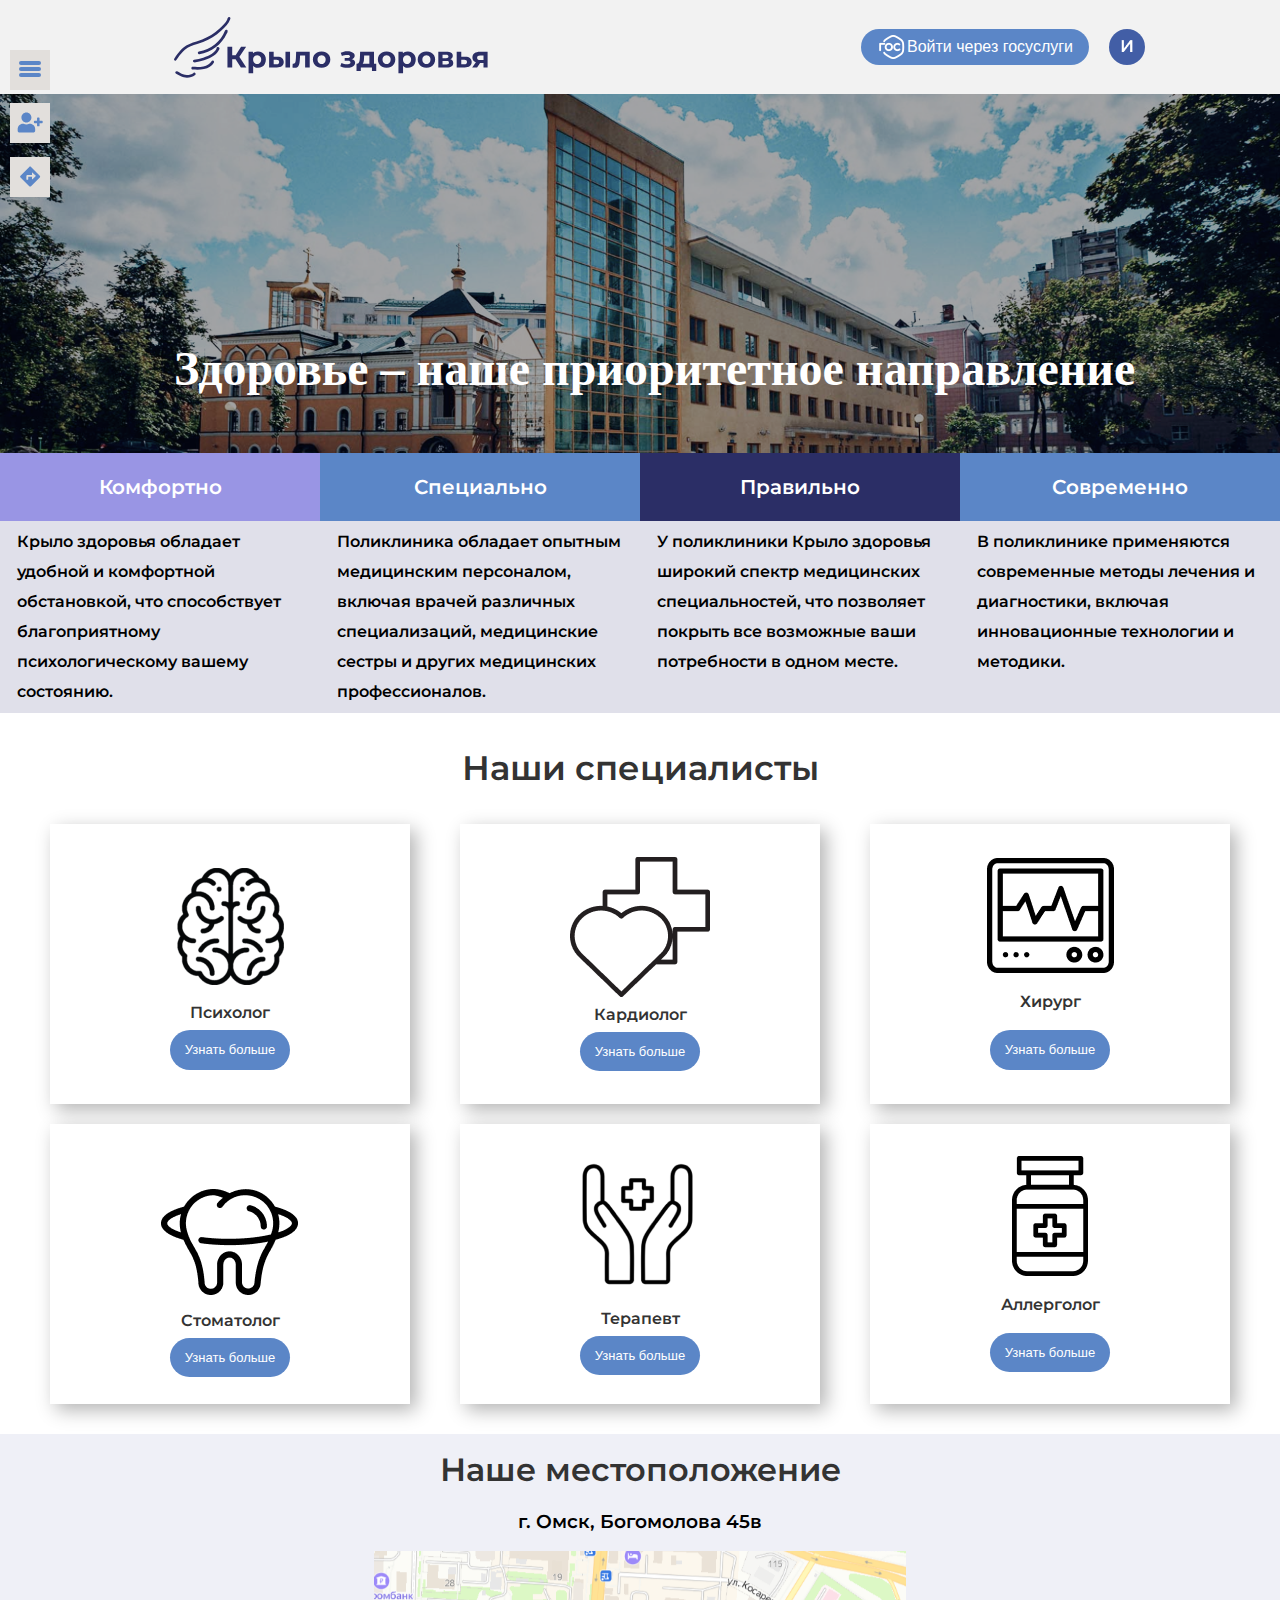
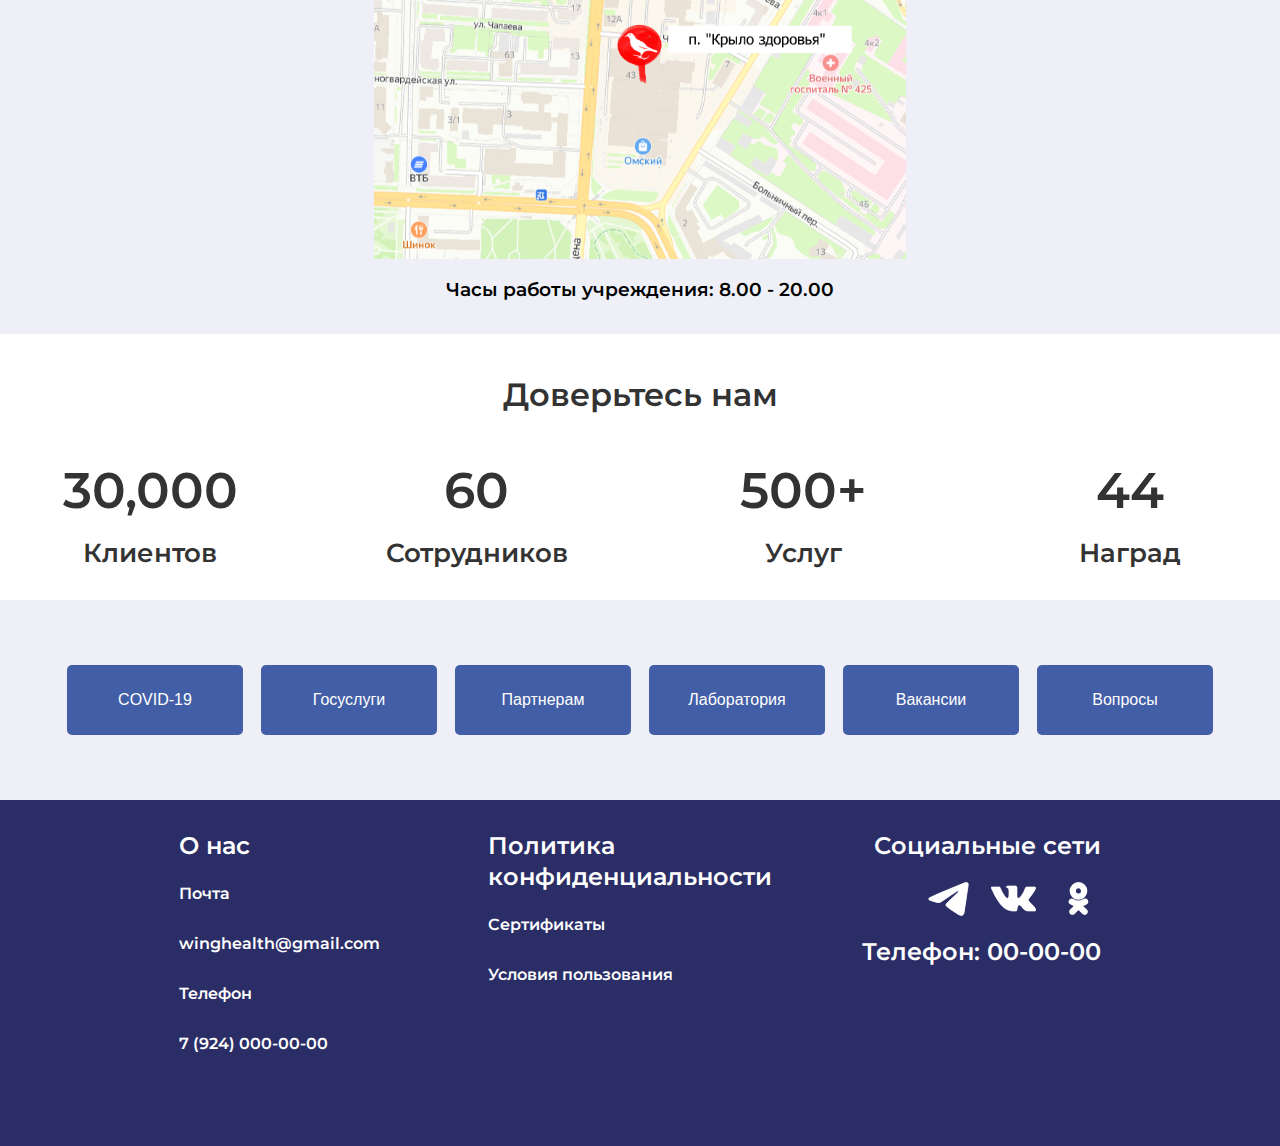
<file: index.html>
<!DOCTYPE html><!-- Создаем html-документ  -->
<html lang="en">
  <head>
    <meta charset="UTF-8" />
    <meta http-equiv="X-UA-Compatible" content="IE=edge" />
    <meta name="viewport" content="width=device-width, initial-scale=1.0" />
    <!-- Название логотипа в шапке -->
    <title>Крыло здоровья</title>
    <!-- Подключение стилей -->
    <link rel="stylesheet" href="./style.css" />
    <link rel="stylesheet" href="./footer.css" />
    <link rel="stylesheet" href="./header.css" />
    <!-- Иконка логотипа в шапке -->
    <link rel="icon" href="./images/icooo.svg" type="image/x-icon" />
    <!-- Подключение скрипта  -->
    <script src="./down1.js"></script>
  </head>
  <body>
    <!-- Кнопки, отвечающие за меню и навигацию -->
    <div class="naviga">
      <button id="MENU"><img src="./svg/calli.svg" /></button>
      <a href="#button1"><button><img id="n1" src="./svg/запиь.svg" /></button></a>
      <a href="#button2"><button><img id="n2" src="./svg/place.svg" /></button></a>
    </div>
    <!-- Верхняя панель с логотипом, входом и аккаунтом  -->
    <header class="header">
      <section class="header__buttons">
        <img class="header__logo" src="./images/logo.svg" alt="error" />
        <section class="header__buttons__right">
          <a href="https://www.gosuslugi.ru/"
            ><button class="button header__gosu-login">
              <img src="./images/gosu.svg" alt="error" />
              Войти через госуслуги
            </button></a>
            <a href="./index4.html"
            ><button class="button header__login">
            <img src="./images/и.png" alt="error" />
          </button></a>
        </section>
      </section>
    </header>
<!-- Главный класс, содержащий основной контент страницы -->
    <main class="main">
      <!-- Класс с первым макетом -->
      <section class="main__first-screen">
        <section class="main__first-screen__top">
          <!-- Добавление картинки с лозунгом компании -->
          <img id="pipi1" src="./images/first_screen.jpg" alt="" />
          <h1 id="pipi">Здоровье – наше приоритетное направление</h1>
        </section>
        <!-- Элемент макета с основными характеристиками компании -->
        <section class="main__first-screen__bottom">
          <!-- Модификатор 1 характеристика -->
          <section class="bottom__block bottom__block--light-blue">
            <div class="bottom__block__header">
              <h2>Комфортно</h2>
            </div>
            <p>
              Крыло здоровья обладает удобной и комфортной обстановкой, что
              способствует благоприятному психологическому вашему состоянию.
            </p>
          </section>
          <!-- Модификатор 2 характеристика -->
          <section class="bottom__block bottom__block--blue">
            <div class="bottom__block__header">
              <h2>Специально</h2>
            </div>
            <p>
              Поликлиника обладает опытным медицинским персоналом, включая
              врачей различных специализаций, медицинские сестры и других
              медицинских профессионалов.
            </p>
          </section>
          <!-- Модификатор 3 характеристика -->
          <section class="bottom__block bottom__block--dark-blue">
            <div class="bottom__block__header">
              <h2>Правильно</h2>
            </div>
            <p>
              У поликлиники Крыло здоровья широкий спектр медицинских
              специальностей, что позволяет покрыть все возможные ваши
              потребности в одном месте.
            </p>
          </section>
          <!-- Модификатор 4 характеристика -->
          <section class="bottom__block bottom__block--blue">
            <div class="bottom__block__header">
              <h2>Современно</h2>
            </div>
            <p>
              В поликлинике применяются современные методы лечения и
              диагностики, включая инновационные технологии и методики.
            </p>
          </section>
        </section>
      </section>

      <section id="button1" class="main__doctors">
        <h2>Наши специалисты</h2>

        <div>
          <section class="doctors__block">
            <img src="./images/doctors/brain.png" alt="error" />
            <h3>Психолог</h3>
            <a href="./index2.html"
              ><button class="button button--doctors">Узнать больше</button></a
            >
          </section>
          <section class="doctors__block">
            <img src="./images/doctors/heart.png" alt="error" />
            <h3>Кардиолог</h3>
            <a href="./index2.html"
              ><button class="button button--doctors">Узнать больше</button></a
            >
          </section>
          <section class="doctors__block">
            <img src="./images/doctors/cardio.png" alt="error" />
            <h3 id="hirurg">Хирург</h3>
            <a href="./index2.html"
              ><button class="button button--doctors" id="hirurg">
                Узнать больше
              </button></a
            >
          </section>
          <section class="doctors__block">
            <img src="./images/doctors/tooth.png" alt="error" />
            <h3>Стоматолог</h3>
            <a href="./index2.html"
              ><button class="button button--doctors">Узнать больше</button></a
            >
          </section>
          <section class="doctors__block">
            <img src="./images/doctors/hands.png" alt="error" />
            <h3>Терапевт</h3>
            <a href="./index2.html"
              ><button class="button button--doctors">Узнать больше</button></a
            >
          </section>
          <section class="doctors__block">
            <img src="./images/doctors/pills.png" alt="error" />
            <h3 id="hirurg">Аллерголог</h3>
            <a href="./index2.html"
              ><button class="button button--doctors" id="hirurg">
                Узнать больше
              </button>
            </a>
          </section>
        </div>
      </section>

      <section id="button2" class="main__map">
        <h2 id="need">Наше местоположение</h2>
        <section class="main__map__left">
          <h3 id="bubu">г. Омск, Богомолова 45в</h3>
          <img src="./images/map.png" alt="error" />
          <h3 id="bubu1">Часы работы учреждения: 8.00 - 20.00</h3>
        </section>
      </section>

      <section class="main__last-screen">
        <h2>Доверьтесь нам</h2>

        <section class="last-screen__buttom">
          <section>
            <h3>30,000</h3>
            <span>Клиентов</span>
          </section>
          <section>
            <h3>60</h3>
            <span>Сотрудников</span>
          </section>
          <section>
            <h3>500+</h3>
            <span>Услуг</span>
          </section>
          <section>
            <h3>44</h3>
            <span>Наград</span>
          </section>
        </section>
      </section>
    </main>

    <footer class="footer">
      <section class="footer__needs">
        <secction class="footer__needs__buttom">
          <nav>
            <button class="button button--footer">COVID-19</button>
            <button class="button button--footer">Госуслуги</button>
            <button class="button button--footer">Партнерам</button>
            <button class="button button--footer">Лаборатория</button>
            <button class="button button--footer">Вакансии</button>
            <button class="button button--footer">Вопросы</button>
          </nav>
          <div class="line"></div>
        </secction>
      </section>
      <section class="footer__links">
        <section class="links__block" id="about">
          <h3>О нас</h3>
          <span>Почта</span>
          <a href="">winghealth@gmail.com</a>
          <span>Телефон</span>
          <a href="">7 (924) 000-00-00</a>
        </section>
        <section class="links__block" id="cond">
          <h3>Политика конфиденциальности</h3>
          <span>Сертификаты</span>
          <a href="">Условия пользования</a>
        </section>
        <section class="links__block" id="media">
          <h3>Социальные сети</h3>
          <nav>
            <img src="./images/tg.svg" alt="error" />
            <img src="./images/vk.svg" alt="error" />
            <img src="./images/ok.svg" alt="error" />
          </nav><h3>Телефон: 00-00-00</h3>
        </section>
      </section>
    </footer>

    <aside id="menu" class="menu">
      <div class="menu_up">
        <h2 id="op">Меню</h2>
        <button id="anti-MENU" type="button">
          <img src="./svg/arrowlw.svg" alt="" />
        </button>
      </div>
      <div class="menu_main">
        <div class="menu_main1">
          <h2 id="op">Источники</h2>
          <div class="menu_main1_ul">
            <span>Новости</span>
            <span>Сертификаты</span>
            <span>COVID-19</span>
            <span>Центр помощи</span>
          </div>
        </div>
        <div class="menu_main1">
          <h2 id="op">Пациенты и посетители</h2>
          <div class="menu_main1_ul">
            <span>Портал для пациентов</span>
            <span>Книга жалоб</span>
            <span>Медицинские записи</span>
            <span>Офисы</span>
          </div>
        </div>
        <div class="menu_main1">
          <h2 id="op">Сотрудники</h2>
          <div class="menu_main1_ul">
            <span>Карьера</span>
            <span>Наставничество</span>
            <span>Наша команда</span>
            <span>Аккредитация</span>
          </div>
        </div>
      </div>
    </aside>
  </body>
  
  <script>
    document.getElementById("anti-MENU").addEventListener("click", () => {
        document.getElementById("menu").classList.toggle("menu-active");
      });
    
    document.getElementById("MENU").addEventListener("click", () => {
        document.getElementById("menu").classList.toggle("menu-active");
    });
    
    </script>
</html>
</file>
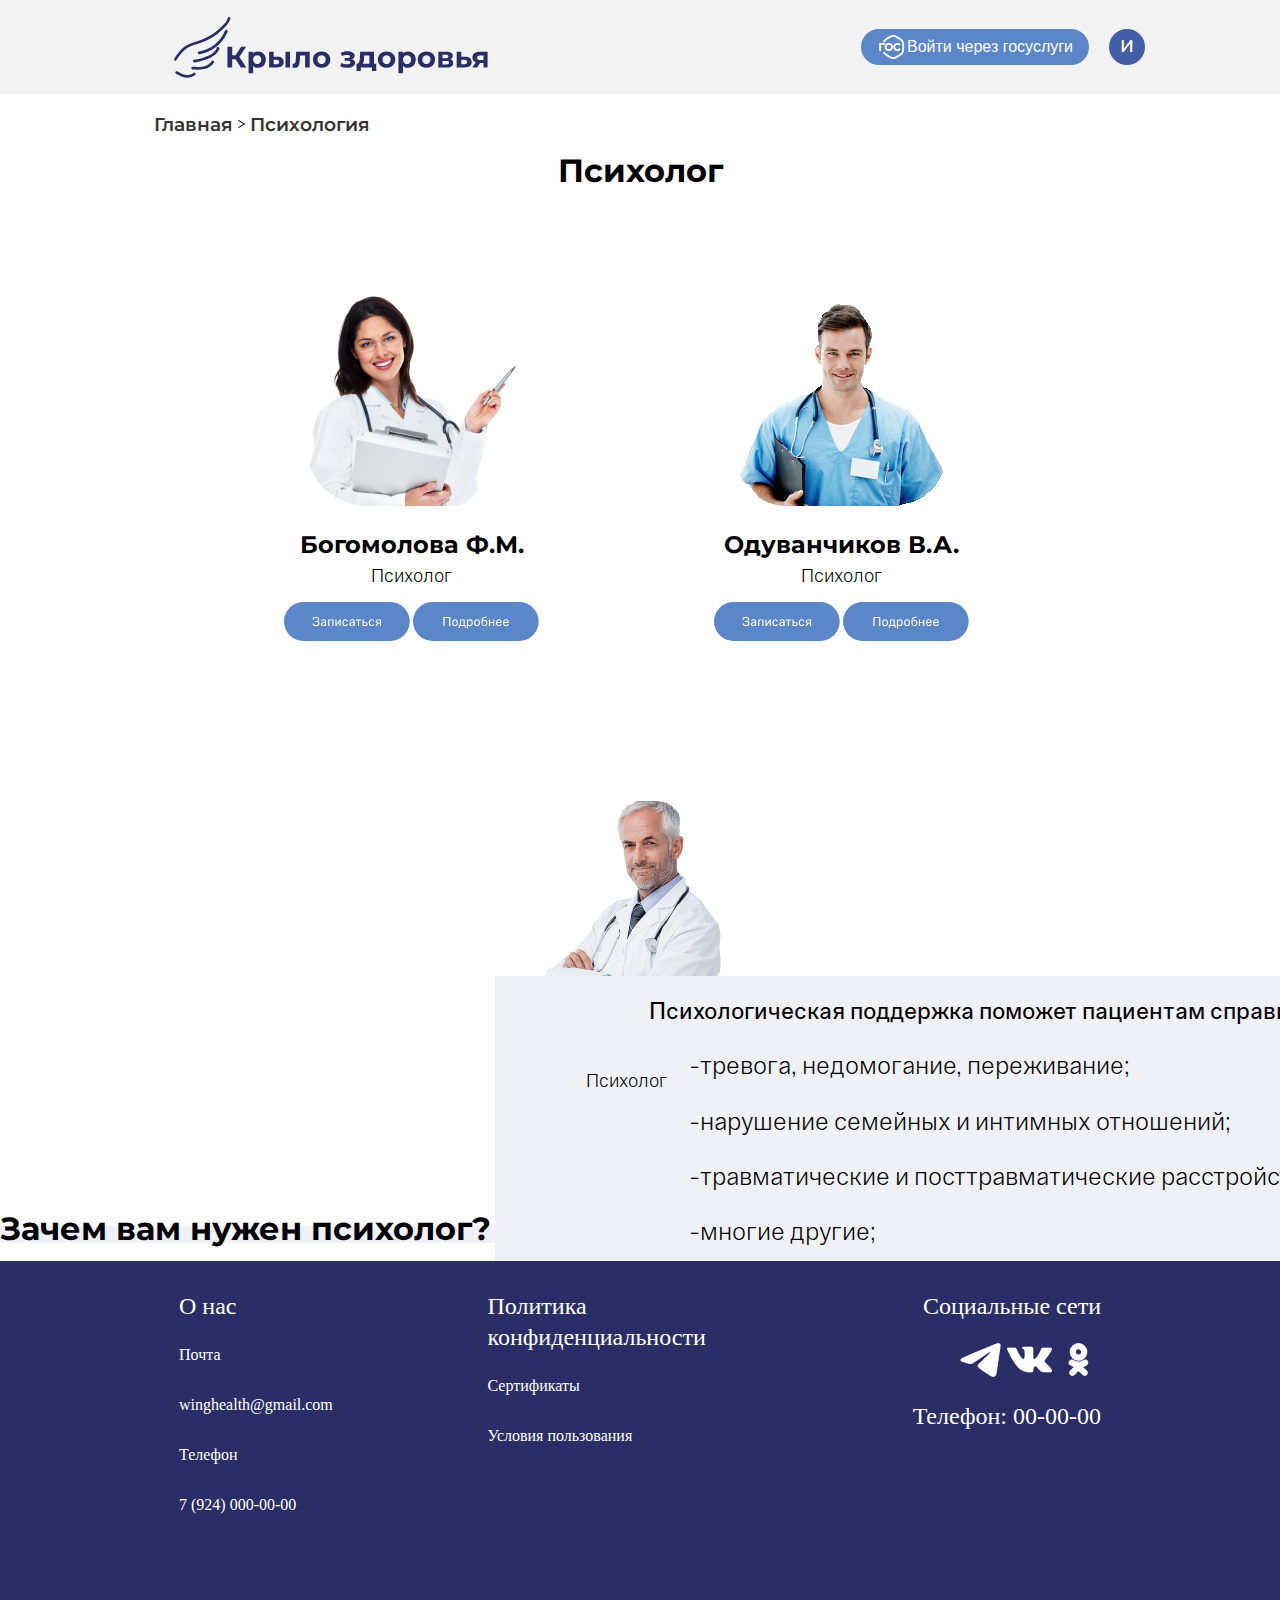
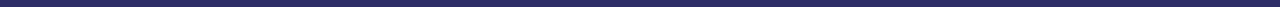
<file: index2.html>
<!DOCTYPE html>
<html lang="ru">
<head>
    <meta charset="UTF-8">
    <meta name="viewport" content="width=device-width, initial-scale=1.0">
    <title>Психология</title>
    <link rel="stylesheet" href="./style2.css">
    <link rel="stylesheet" href="./footer.css" />
    <link rel="stylesheet" href="./header.css" />
    <link rel="icon" href="./images/icooo.svg" type="image/x-icon">
</head>
<body>
  <header class="header">
    <!-- <div class="header__phone-number">
      <span>г. Омск, Богомолова 45в</span>
      <span>Телефон: 00-00-00</span>
    </div> -->
    <section class="header__buttons">
      <img class="header__logo" src="./images/logo.svg" alt="error" />
      <section class="header__buttons__right">
        <a href="https://www.gosuslugi.ru/"><button class="button header__gosu-login">
          <img src="./images/gosu.svg" alt="error" />
          Войти через госуслуги
        </button></a>
        <a href="./index4.html"
        ><button class="button header__login">
        <img src="./images/и.png" alt="error" />
      </button></a>
      </section>
    </section>
  </header>
    
    <main>
        <nav>
          <a href="./index.html"><h3>Главная</h3></a>
            <img src="./svg/arrow.svg">
            <a href="./index2.html"><h3>Психология</h3></a>
        </nav>
        <div class="Main_span">
            <h1>Психолог</h1>
        </div>
        <div class="doctors">
            <div class="doctors_one">
                <div class="doctors_one__image">
                  <a href="./index3.html"><img src="./images/dr.png"></a>
                </div>
                <div class="doctors_one__spans">
                    <h2>Богомолова Ф.М.</h2>
                    <p id="psy">Психолог</p>
                </div>
                <div class="doctors_one__buttons">
                  <a href="./index3.html"><img src="./svg/write.svg" id="button"></a>
                    <a href="./index3.html"><img src="./svg/more.svg" id="button"></a>
                </div>
            </div>
            <div class="doctors_two">
                <div class="doctors_two__image">
                  <a href="./index3.html"><img src="./images/dr4.png"></a>
                </div>
                <div class="doctors_two__spans">
                    <h2>Одуванчиков В.А.</h2>
                    <p id="psy">Психолог</p>
                </div>
                <div class="doctors_two__buttons">
                  <a href="./index3.html"><img src="./svg/write.svg" id="button"></a>
                  <a href="./index3.html"><img src="./svg/more.svg" id="button"></a>
                </div>
            </div>
            <div class="doctors_three">
                <div class="doctors_three__image">
                  <a href="./index3.html"><img src="./images/dr3.png"></a>
                </div>
                <div class="doctors_three__spans">
                    <h2>Матроскин М.Н.</h2>
                    <p id="psy">Психолог</p>
                </div>
                <div class="doctors_three__buttons">
                    <a href="./index3.html"><img src="./svg/write.svg" id="button"></a>
                    <a href="./index3.html"><img src="./svg/more.svg" id="button"></a>
                </div>
            </div>
        </div>
        <div class="Main1">
            <div class="Main1_span1">
                <h1>Зачем вам нужен психолог?</h1>
            </div>
            <div class="Main1_why">
                <h2 id="bigtext">Психологическая поддержка поможет пациентам справиться с такими проблемами как:</h2>
                <div class="Main1_why__order">
                    <ul>-тревога, недомогание, переживание;</ul>
                    <ul>-нарушение семейных и интимных отношений; </ul>
                    <ul>-травматические и посттравматические расстройства;</ul>
                    <ul>-многие другие;</ul>
                </div>
            </div>
        </div>
    </main>

    <footer class="footer">
      <section class="footer__links">
        <section class="links__block" id="about">
          <h3>О нас</h3>
          <span>Почта</span>
          <a href="">winghealth@gmail.com</a>
          <span>Телефон</span>
          <a href="">7 (924) 000-00-00</a>
        </section>
        <section class="links__block" id="cond">
          <h3>Политика конфиденциальности</h3>
          <span>Сертификаты</span>
          <a href="">Условия пользования</a>
        </section>
        <section class="links__block" id="media">
          <h3>Социальные сети</h3>
          <div id="nav">
            <img src="./images/tg.svg" alt="error" />
            <img src="./images/vk.svg" alt="error" />
            <img src="./images/ok.svg" alt="error" />
          </div><h3>Телефон: 00-00-00</h3>
        </section>
        
      </section>
    </footer>
</body>
</html>
</file>
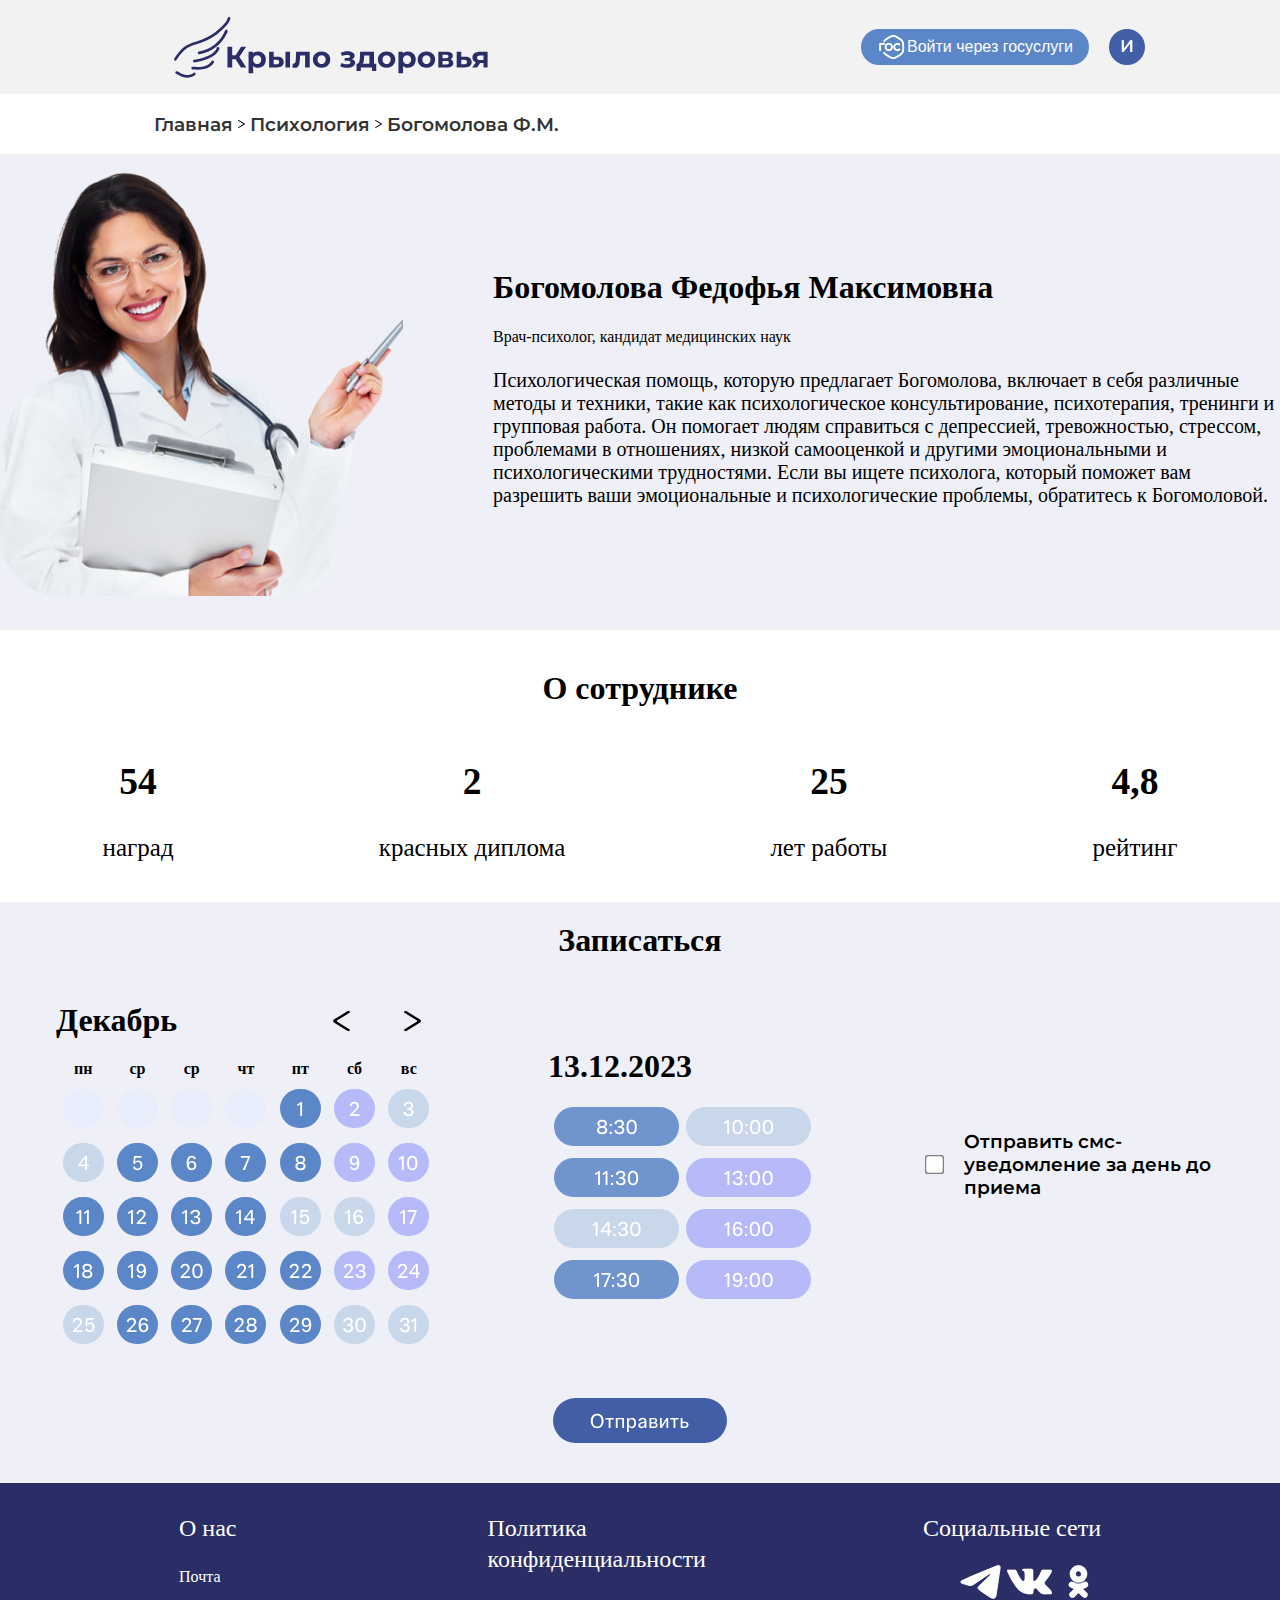
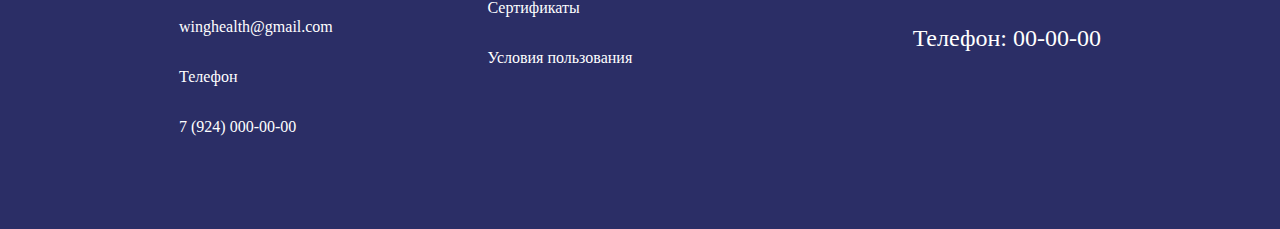
<file: index3.html>
<!DOCTYPE html>
<html lang="en">
<head>
    <meta charset="UTF-8">
    <meta name="viewport" content="width=device-width, initial-scale=1.0">
    <title>Богомолова Ф.М.</title>
    <link rel="stylesheet" href="./style3.css">
    <link rel="stylesheet" href="./footer.css" />
    <link rel="stylesheet" href="./header.css" />
    <link rel="icon" href="./images/icooo.svg" type="image/x-icon">   
    <script>
        function showAlert() {
          alert("Ваша запись на прием принята!");
        }
    </script>
    <script src="./need.js"></script>
</head>
<body>
    <header class="header">
        <!-- <div class="header__phone-number">
            <span>г. Омск, Богомолова 45в</span>
          <span>Телефон: 00-00-00</span>
        </div> -->
        <section class="header__buttons">
          <img class="header__logo" src="./images/logo.svg" alt="error" />
          <section class="header__buttons__right">
            <a href="https://www.gosuslugi.ru/"><button class="button header__gosu-login">
                <img src="./images/gosu.svg" alt="error" />
                Войти через госуслуги
            </button></a>
            <a href="./index4.html"
            ><button class="button header__login">
            <img src="./images/и.png" alt="error" />
          </button></a>
          </section>
        </section>
      </header>
</div>
    <main>
        <nav>
            <a href="./index.html"><h3>Главная</h3></a>
            <img src="./svg/arrow.svg">
            <a href="./index2.html"><h3>Психология</h3></a>
            <img src="./svg/arrow.svg">
            <h3>Богомолова Ф.М.</h3>
        </nav>
        <div class="main_info"> 
            <div class="main_info-photo" id="main_info-photo">
                <img src="./images/dr1.png" id="kek">
            </div>
            <div class="main_info-text">
                <h1>Богомолова Федофья Максимовна</h1>
                <span>Врач-психолог, кандидат медицинских наук</span>
            
                <span id="most-text"><br />Психологическая помощь, которую предлагает Богомолова, включает в себя различные методы и техники, такие как психологическое консультирование, психотерапия, тренинги и групповая работа. Он помогает людям справиться с депрессией, тревожностью, стрессом, проблемами в отношениях, низкой самооценкой и другими эмоциональными и психологическими трудностями.
                Если вы ищете психолога, который поможет вам разрешить ваши эмоциональные и психологические проблемы, обратитесь к Богомоловой.<br /></span>
            </div>
        </div>
        <h1 id="special">О сотруднике</h1>
        <div id="doctor">
            <div class="doctor1">
                <h2>54</h2>
                <span>наград</span>
            </div>
            <div class="doctor2">
                <h2>2</h2>
                <span>красных диплома</span>
            </div>
            <div class="doctor3">
                <h2>25</h2>
                <span>лет работы</span>
            </div>
            <div class="doctor4">
                <h2>4,8</h2>
                <span>рейтинг</span>
            </div>
        </div>
        <div class="silly"><h1 id="special1">Записаться</h1>
        <div class="write">
            <div class="write_calendar">
                <div class="write_calendar__topic">
                    <h1 id="month">Декабрь</h1>
                    <div class="write_calendar__2">
                        <img src="./svg/arrowl.svg" id="left">
                        <img src="./svg/arrowr.svg" id="right">
                    </div>
                </div>
                <div class="write_calendar__days">
                    <div class="write_calendar__days1">
                        <b>пн</b>
                        <button><img src="./svg/month/empty.svg"></button>
                        <button><img src="./svg/month/4.svg"></button>
                        <button onclick="darkenSVG(this)"><img src="./svg/month/11.svg"></button>
                        <button onclick="darkenSVG(this)"><img src="./svg/month/18.svg"></button>
                        <button><img src="./svg/month/25.svg"></button>
                    </div>
                    <div class="write_calendar__days2">
                        <b>ср</b>
                        <button><img src="./svg/month/empty.svg"></button>
                        <button onclick="darkenSVG(this)"><img src="./svg/month/5.svg"></button>
                        <button onclick="darkenSVG(this)"><img src="./svg/month/12.svg"></button>
                        <button onclick="darkenSVG(this)"><img src="./svg/month/19.svg"></button>
                        <button onclick="darkenSVG(this)"><img src="./svg/month/26.svg"></button>
                    </div>
                    <div class="write_calendar__days3">
                        <b>ср</b>
                        <button><img src="./svg/month/empty.svg"></button>
                        <button onclick="darkenSVG(this)"><img src="./svg/month/6.svg"></button>  
                        <button onclick="darkenSVG(this)"><img src="./svg/month/13.svg"></button>
                        <button onclick="darkenSVG(this)"><img src="./svg/month/20.svg"></button>
                        <button onclick="darkenSVG(this)"><img src="./svg/month/27.svg"></button>
                    </div>
                    <div class="write_calendar__days4">
                        <b>чт</b>
                        <button><img src="./svg/month/empty.svg"></button>
                        <button onclick="darkenSVG(this)"><img src="./svg/month/7.svg"></button> 
                        <button onclick="darkenSVG(this)"><img src="./svg/month/14.svg"></button>
                        <button onclick="darkenSVG(this)"><img src="./svg/month/21.svg"></button>
                        <button onclick="darkenSVG(this)"><img src="./svg/month/28.svg"></button>
                    </div>
                    <div class="write_calendar__days5">
                        <b>пт</b>
                        <button onclick="darkenSVG(this)"><img src="./svg/month/1.svg"></button>
                        <button onclick="darkenSVG(this)"><img src="./svg/month/8.svg"></button>  
                        <button><img src="./svg/month/15.svg"></button>
                        <button onclick="darkenSVG(this)"><img src="./svg/month/22.svg"></button>
                        <button onclick="darkenSVG(this)"><img src="./svg/month/29.svg"></button>
                    </div>
                    <div class="write_calendar__days6">
                        <b>cб</b>
                        <button onclick="darkenSVG(this)"><img src="./svg/month/2.svg"></button> 
                        <button onclick="darkenSVG(this)"><img src="./svg/month/9.svg"></button>
                        <button><img src="./svg/month/16.svg"></button>
                        <button onclick="darkenSVG(this)"><img src="./svg/month/23.svg"></button>
                        <button><img src="./svg/month/30.svg"></button>
                    </div>
                    <div class="write_calendar__days7">
                        <b>вс</b>
                        <button><img src="./svg/month/3.svg"></button>                        
                        <button onclick="darkenSVG(this)"><img src="./svg/month/10.svg"></button>
                        <button onclick="darkenSVG(this)"><img src="./svg/month/17.svg"></button>
                        <button onclick="darkenSVG(this)"><img src="./svg/month/24.svg"></button>
                        <button><img src="./svg/month/31.svg"></button>
                    </div>
                </div>
            </div>
            <div class="write_time">
                <div class="write_time__topic">
                    <h1>13.12.2023</h1>
            </div>
                <div class="write_time__columns">
                    <div class="write_time__columns1">
                        <button onclick="darkenSVG1(this)">
                            <img src="./svg/time/t1.svg" alt="Button 1">
                        </button>
                        <button onclick="darkenSVG1(this)">
                            <img src="./svg/time/t12.svg" alt="Button 2">
                        </button>
                        <button>
                            <img src="./svg/time/t13.svg" alt="Button 3">
                        </button>
                        <button onclick="darkenSVG1(this)">
                            <img src="./svg/time/t14.svg" alt="Button 4">
                        </button>
                    </div>
                    
                    <div class="write_time__columns2">
                        <button>
                            <img src="./svg/time/t21.svg" alt="Button 5">
                        </button>
                        <button onclick="darkenSVG1(this)">
                            <img src="./svg/time/t22.svg" alt="Button 6">
                        </button>
                        <button onclick="darkenSVG1(this)">
                            <img src="./svg/time/t23.svg" alt="Button 7">
                        </button>
                        <button onclick="darkenSVG(this)">
                            <img src="./svg/time/t24.svg" alt="Button 8">
                        </button>
                    </div>
                    
                </div>
            </div>
            <div class="write_inpute">
            <input id="html" type="checkbox">
            <label for="html">Отправить смс-уведомление за день до приема</label>
        </div>
        
            <!-- <div class="write_input">
                <div class="write_input__1">
                    <h1>Пациент</h1>
                    <input type="text" required placeholder="Введите имя" id="input1">
                </div>
                <div class="write_input__1">
                    <h1>Телефон</h1>
                    <input  required placeholder="Введите номер" value="" class="tel">
                </div>
            </div>-->
            
        </div>
        <div class="write_sendme" onclick="showAlert()">
            <img src="./svg/send1.svg" alt="Send Button">
          </div>
        </div>
        <footer class="footer">
            <section class="footer__links">
              <section class="links__block" id="about">
                <h3>О нас</h3>
                <span>Почта</span>
                <a href="">winghealth@gmail.com</a>
                <span>Телефон</span>
                <a href="">7 (924) 000-00-00</a>
              </section>
              <section class="links__block" id="cond">
                <h3>Политика конфиденциальности</h3>
                <span>Сертификаты</span>
                <a href="">Условия пользования</a>
              </section>
              <section class="links__block" id="media">
                <h3>Социальные сети</h3>
                <div id="nav">
                  <img src="./images/tg.svg" alt="error" />
                  <img src="./images/vk.svg" alt="error" />
                  <img src="./images/ok.svg" alt="error" />
                </div><h3>Телефон: 00-00-00</h3>
              </section>
            </section>
          </footer>
    </main>
</body>
</html>
</file>
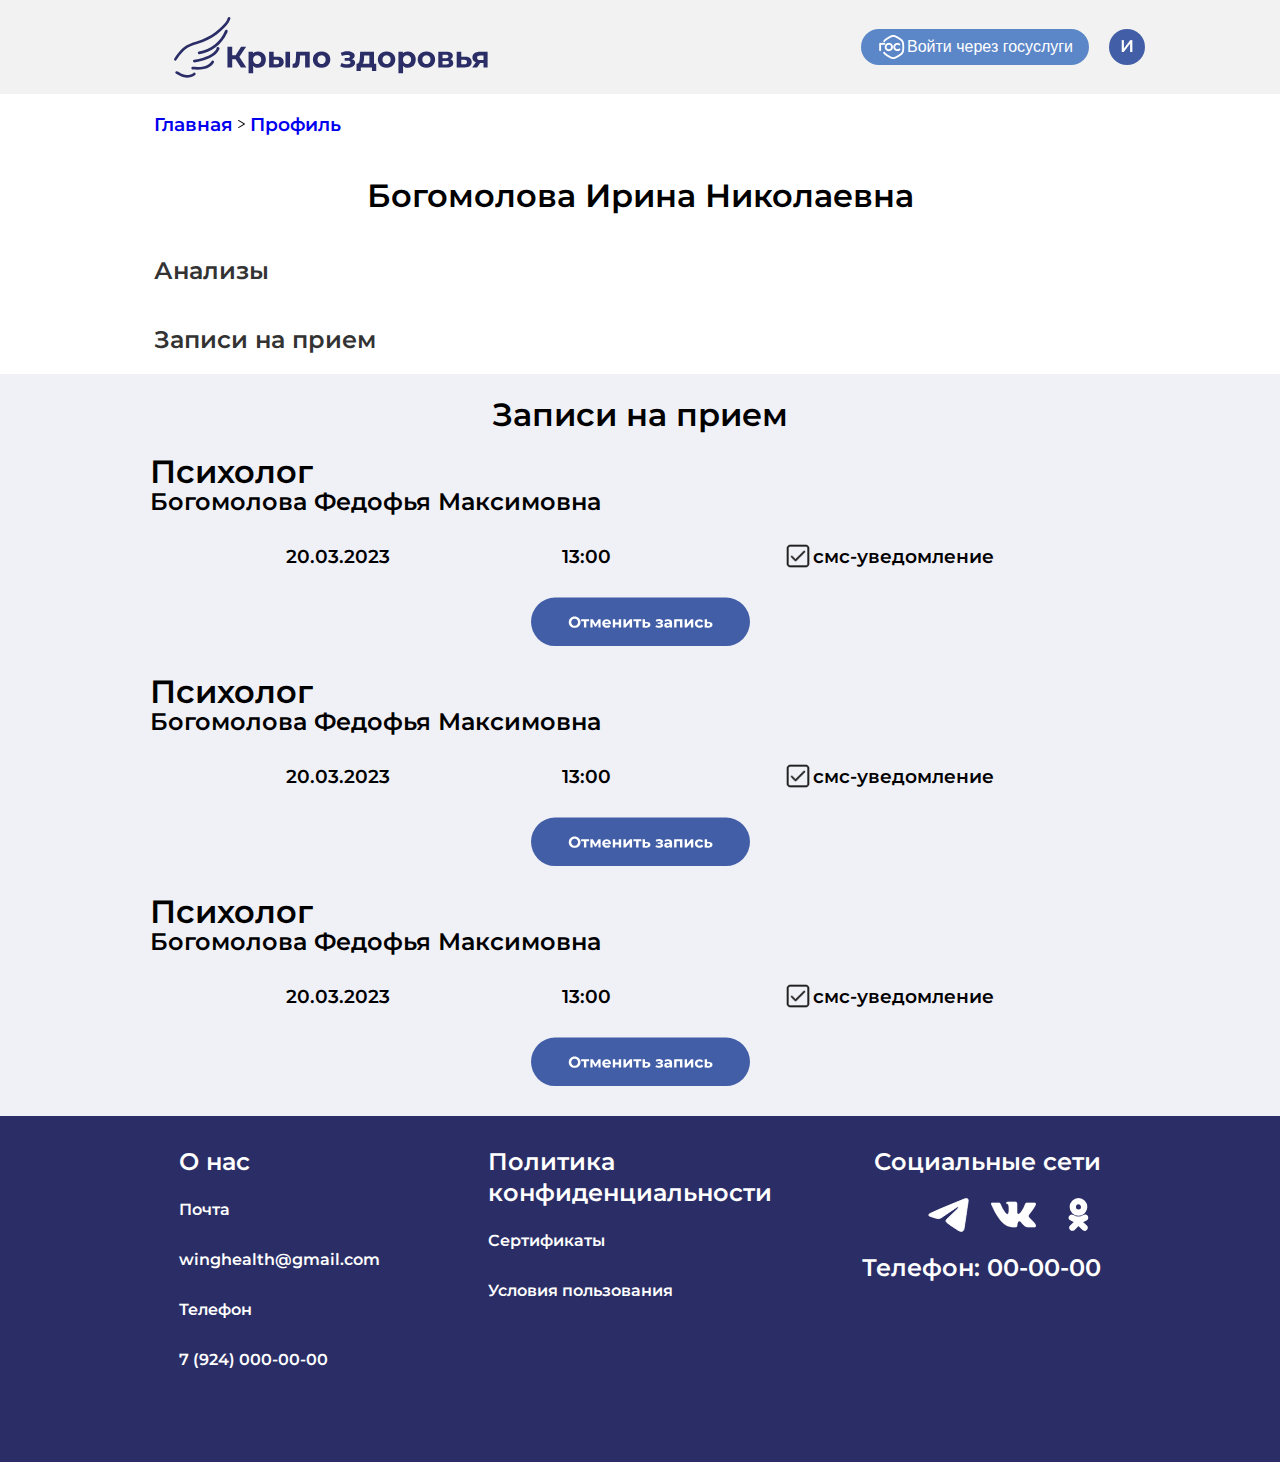
<file: index4.html>
<!DOCTYPE html>
<html lang="en">
  <head>
    <meta charset="UTF-8" />
    <meta http-equiv="X-UA-Compatible" content="IE=edge" />
    <meta name="viewport" content="width=device-width, initial-scale=1.0" />
    <title>Крыло здоровья</title>
    <link rel="stylesheet" href="./footer.css" />
    <link rel="stylesheet" href="./header.css" />
    <link rel="icon" href="./images/icooo.svg" type="image/x-icon" />
    <link rel="stylesheet" href="./style4.css" />
  </head>
  <body>
    <header class="header">
      <section class="header__buttons">
        <img class="header__logo" src="./images/logo.svg" alt="error" />
        <section class="header__buttons__right">
          <a href="https://www.gosuslugi.ru/"
            ><button class="button header__gosu-login">
              <img src="./images/gosu.svg" alt="error" />
              Войти через госуслуги
            </button></a
          >
          <a href="./index4.html"
            ><button class="button header__login">
              <img src="./images/и.png" alt="error" /></button
          ></a>
        </section>
      </section>
    </header>

    <nav1>
      <a href="./index.html"><h3>Главная</h3></a>
      <img src="./svg/arrow.svg" />
      <a href="./index4.html"><h3>Профиль</h3></a>
    </nav1>

    <div class="name"><h1>Богомолова Ирина Николаевна</h1></div>
    <div class="name_disgusting">
      <h2>Анализы</h2>
      <h2>Записи на прием</h2>
    </div>
    <div class="write1">
    <div class="write">
    <div class="name"><h1>Записи на прием</h1></div>
    <div class="write_genius">
        <div class="doctor">
            <div class="name_doctor">
                <h1>Психолог</h1>
                <h2>Богомолова Федофья Максимовна</h2>
            </div>
            <div class="doctor_information">
                <h3>20.03.2023</h3>
                <h3>13:00</h3>
                <div id="flipaflop">
                    <img src="./images/image 29.png">
                    <h3>смс-уведомление</h3>
                </div>
            </div>
            <div class="ned"><img src="./svg/cancel.svg" id="super"></div>
        </div>
    </div>
    </div>
    </div>
    <div class="write1">
        <div class="write">
        <div class="write_genius">
            <div class="doctor">
                <div class="name_doctor">
                    <h1>Психолог</h1>
                    <h2>Богомолова Федофья Максимовна</h2>
                </div>
                <div class="doctor_information">
                    <h3>20.03.2023</h3>
                    <h3>13:00</h3>
                    <div id="flipaflop">
                        <img src="./images/image 29.png">
                        <h3>смс-уведомление</h3>
                    </div>
                </div>
                <div class="ned"><img src="./svg/cancel.svg" id="super"></div>
            </div>
        </div>
        </div>
        </div>
        <div class="write1">
            <div class="write">
            <div class="write_genius">
                <div class="doctor">
                    <div class="name_doctor">
                        <h1>Психолог</h1>
                        <h2>Богомолова Федофья Максимовна</h2>
                    </div>
                    <div class="doctor_information">
                        <h3>20.03.2023</h3>
                        <h3>13:00</h3>
                        <div id="flipaflop">
                            <img src="./images/image 29.png">
                            <h3>смс-уведомление</h3>
                        </div>
                    </div>
                    <div class="ned"><img src="./svg/cancel.svg" id="super"></div>
                </div>
            </div>
            </div>
            </div>
    
    <footer class="footer">
      <section class="footer__links">
        <section class="links__block" id="about">
          <h3>О нас</h3>
          <span>Почта</span>
          <a href="">winghealth@gmail.com</a>
          <span>Телефон</span>
          <a href="">7 (924) 000-00-00</a>
        </section>
        <section class="links__block" id="cond">
          <h3>Политика конфиденциальности</h3>
          <span>Сертификаты</span>
          <a href="">Условия пользования</a>
        </section>
        <section class="links__block" id="media">
          <h3>Социальные сети</h3>
          <nav>
            <img src="./images/tg.svg" alt="error" />
            <img src="./images/vk.svg" alt="error" />
            <img src="./images/ok.svg" alt="error" />
          </nav>
          <h3>Телефон: 00-00-00</h3>
        </section>
      </section>
    </footer>
  </body>
</html>
</file>
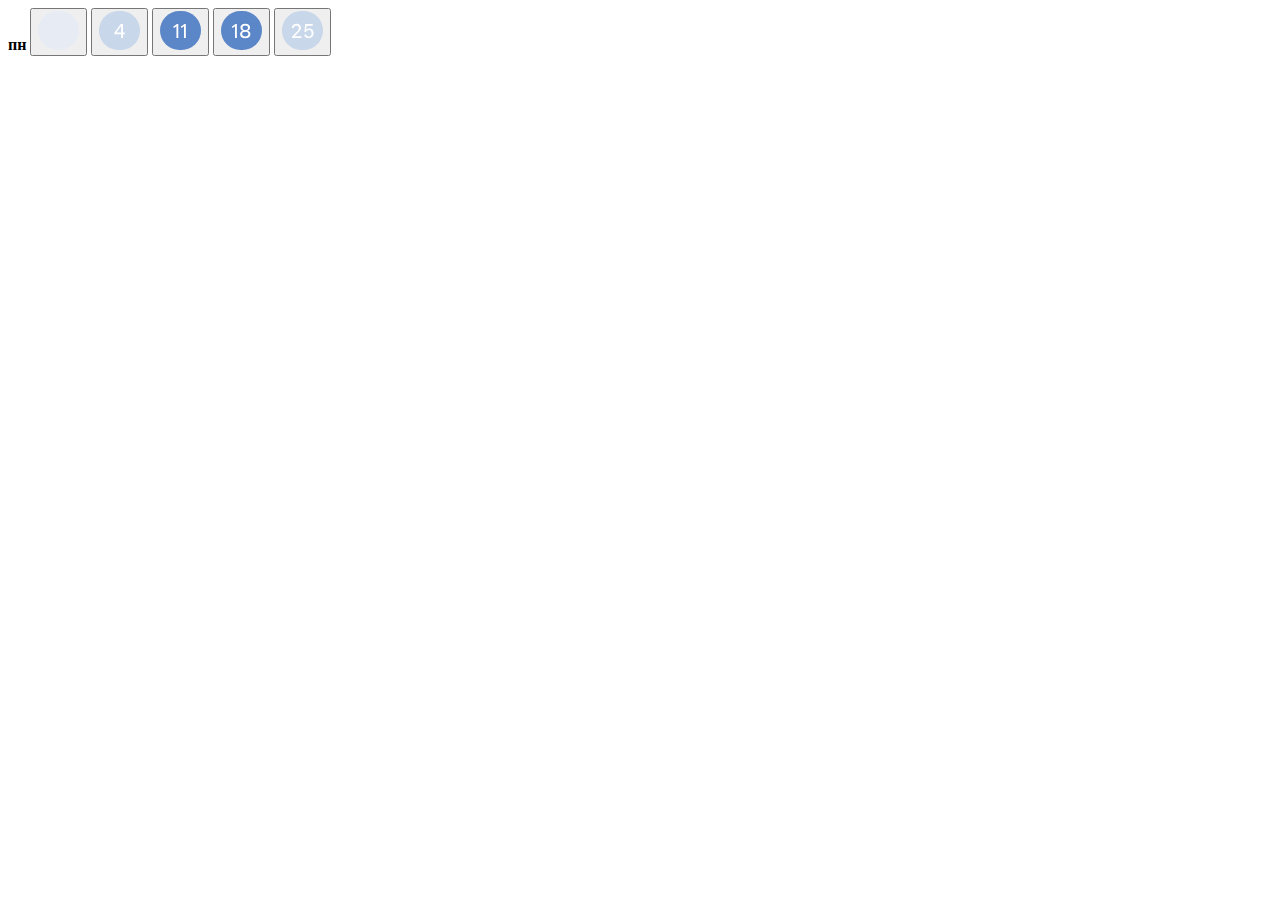
<file: oor.html>
<!DOCTYPE html>
<html lang="en">
<head>
    <meta charset="UTF-8">
    <meta name="viewport" content="width=device-width, initial-scale=1.0">
    <title>Document</title>
    <script>
        function darkenSVG(button) {
            var img = button.querySelector('img');
            var isDarkened = img.style.filter === "brightness(0.5)";
            img.style.filter = isDarkened ? "brightness(1)" : "brightness(0.5)";
        }
    </script>
</head>
<body>
    <div class="write_calendar__days1">
        <b>пн</b>
        <button onclick="darkenSVG1(this)"><img src="./svg/month/empty.svg"></button>
        <button onclick="darkenSVG1(this)"><img src="./svg/month/4.svg"></button>
        <button onclick="darkenSVG(this)"><img src="./svg/month/11.svg"></button>
        <button onclick="darkenSVG(this)"><img src="./svg/month/18.svg"></button>
        <button onclick="darkenSVG(this)"><img src="./svg/month/25.svg"></button>
    </div>
</body>
</html>
</file>
<file: style.css>
@font-face{
  font-family: MonsterattS;
  src: url("./fonts/Montserrat-SemiBold.ttf");
}
body {
  font-family: 'MonsterattS';
  margin: 0;
  min-width: 680px;
  scroll-behavior: smooth;
}
html{
  scroll-behavior: smooth;
}
.button {
  transition: all 0.05s;
}
button header__gosu-login
.button:active {
  transform: scale(0.98, 0.98);
}
#hirurg{
  margin-top: 11px;
}
a {
  text-decoration: none; /* Убираем подчёркивание */
 }
.button--doctors {
  height: 39.08px;
  border-radius: 30px;
  box-sizing: border-box;
  padding: 0 15px;
  border: 0;
  background: #5b86c7;
  color: #fff;
  font-size: 13px;
  font-weight: 300;
  line-height: 29px;
  letter-spacing: 0em;
  text-align: center;
}
#pipi{
  width: auto;
  font-size: 175%;
  position: relative;
  margin-top: -40px;
  border-bottom: 50%;
}
#pipi1{
  filter: brightness(65%);
}
main {
  display: flex;
  flex-direction: column;
}
.main__first-screen {
  width: 100%;
  display: flex;
  flex-direction: column;
}

.main__first-screen__top {
  width: 100%;
  height: min-content;
  overflow: hidden;
  min-height: 204px;
}

.main__first-screen__top img {
  margin-bottom: -5px;
  width: 100%;
  height: auto;
  min-height: 204px;
}

h1 {
  position: relative;
  top: -80px;
  margin: 0;
  width: 536px;
  height: 0px;
  width: 100%;

  font-family: Montserrat;
  color: #fff;
  font-size: 20px;
  font-weight: 700;
  line-height: 51px;
  letter-spacing: 0em;
  text-align: center;
}

.main__first-screen__bottom {
  height: fit-content;
  width: 100%;
  display: flex;
  flex-wrap: wrap;
  background: #b2b1cb66;
}

.bottom__block {
  width: 50%;
  min-height: 245px;
  height: fit-content;
  display: flex;
  flex-direction: column;
}

h2 {
  margin: 0;
  font-size: 32px;
  font-weight: 700;
  line-height: 42px;
  letter-spacing: 0em;
  color: #333333;
}
.bottom__block p {
  margin: 6px 17px;
  font-size: 16px;
  font-weight: 300;
  line-height: 30px;
  letter-spacing: 0em;
  text-align: left;
}
.button:hover{
  cursor: pointer;
}
.bottom__block--light-blue .bottom__block__header {
  background: #9995e4;
}

.bottom__block--blue .bottom__block__header {
  background: #5b86c7;
}

.bottom__block--dark-blue .bottom__block__header {
  background: #2b2e66;
}

.bottom__block__header {
  height: 68px;
  margin: 0;
  display: flex;
  text-align: center;
  justify-content: center;
  align-items: center;
}

.bottom__block__header h2 {
  height: fit-content;
  margin: 0;
  font-size: 20px;
  font-weight: 700;
  line-height: 51px;
  letter-spacing: 0em;
  text-align: center;
  color: #fff;
}

.main__doctors {
  background-color: #ffffff;
  color: #333333;
  display: flex;
  flex-direction: column;
  align-items: center;
}

.main__doctors h2 {
  margin: 30px;
  margin-bottom: 0;
  font-size: 34px;
  font-weight: 700;
  line-height: 51px;
  letter-spacing: 0em;
  text-align: center;
}

.main__doctors h3 {
  margin: 0;
  font-size: 16px;
  font-weight: 700;
  line-height: 35px;
  letter-spacing: 0em;
  text-align: center;
}

.main__doctors div {
  width: 100%;
  max-width: 1240px;
  gap: 20px;
  display: flex;
  flex-direction: row;
  flex-wrap: wrap;
  justify-content: space-between;
  box-sizing: border-box;
  padding: 30px;
}

.doctors__block {
  display: flex;
  flex-direction: column;
  width: 300px;
  height: 230px;
  background-color: #fff;
  box-shadow: 6px 6px 18px 0px #0000004d;
  align-items: center;
  justify-content: center;
}
.main__map {
  background-color: #eff0f7;
  display: flex;
  flex-direction: column;
  align-items: center;
  text-align: center;
  justify-content: center;
}

.main__map img {
  width: 593px;
  height: auto;
}

.main__map p {
  font-size: 20px;
  font-weight: 300;
  line-height: 33px;
  letter-spacing: 0em;
  max-width: 700px;
  min-width: 300px;
}

.main__map h2 {
  margin: 0;
  font-size: 32px;
  font-weight: 700;
  line-height: 42px;
  letter-spacing: 0em;
  color: #333333;
}

.main__last-screen {
  padding-top: 40px;
  background-color: #ffffff;
  color: #333333;
  display: flex;
  flex-direction: column;
  align-items: center;
}

.main__last-screen h3 {
  margin: 0;
  font-size: 50px;
  font-weight: 600;
  line-height: 90px;
  letter-spacing: 0em;
  text-align: center;
}

.main__last-screen span {
  font-size: 26px;
  font-weight: 300;
  line-height: 34px;
  letter-spacing: 0em;
  text-align: center;
}

.last-screen__buttom {
  width: 100%;
  max-width: 1240px;
  gap: 20px;
  display: flex;
  flex-direction: row;
  flex-wrap: wrap;
  justify-content: space-between;
  box-sizing: border-box;
  padding: 30px;
}

.last-screen__buttom section {
  display: flex;
  flex-direction: column;
  justify-content: center;
  align-items: center;
  width: 200px;
}
.naviga{
  display: none;
  padding-left: 10px;
}
@media screen and (min-width: 1000px) {
#pipi{
  margin-bottom: 30px;
  font-size: 300%;
}
.naviga{
  transition: all 0.3s;
  position: fixed;
  z-index: 80;
  display: flex;
  flex-direction: column;
  gap: 10px;
  margin-top: 50px;
}

.naviga button{
  margin: 0;
  padding: 0;
}
#n1:hover{
  filter: brightness(105%);
  cursor: pointer;
}
#n2:hover{
  filter: brightness(105%);
  cursor: pointer;
}
#MENU:hover{
  filter: brightness(105%);
  cursor: pointer;
}
#n1:active{
  transition: all 0.2s;
  transform: scale(0.8, 0.8);
}
#n2:active{
  transform: scale(0.8, 0.8);
}
#n3:active{
  transform: scale(0.8, 0.8);
}
  .bottom__block {
    width: 25%;
    height: fit-content;
  }

  h1 {
    margin-left: 174px;
    text-align: left;
  }

  .doctors__block {
    width: 360px;
    height: 280px;
  }

  .main__map__left {
    max-width: 50%;
  }

  .main__map img {
    width: 100%;
  }
}

@keyframes scrollAnimation {
  0% {
      transform: translateY(0);
      opacity: 0;
  }
  100% {
      transform: translateY(0);
      opacity: 1;
  }
}

.main__doctors,img{
  animation: scrollAnimation 1s ease-out;
}
@media screen and (min-width: 1000px){
.main__map {
    display: flex;
    padding: 15px;
    text-align: center;
    align-content: flex-start;
    flex-wrap: nowrap;
}
}
@media screen and (min-width: 1000px){
.main__map img {
    width: 85%;
}
}
@media screen and (min-width: 1000px){
.main__map__left {
    max-width: 50%;
    display: flex;
    flex-wrap: wrap;
    justify-content: center;
}
}
</file>
<file: footer.css>
.footer {
  display: flex;
  flex-direction: column;
  width: 100%;
}

.footer__needs {
  align-items: center;
  justify-content: center;
  min-height: 200px;
  height: fit-content;
  background-color: #eff0f7;
  display: flex;
  flex-direction: column;
}

.footer__needs__top {
  display: flex;
  flex-direction: row;
  width: 80%;
  justify-content: space-between;
  margin-top: 32px;
}

.footer__needs__top div {
  text-align: end;
  color: #fff;
}

.footer__needs__top div span {
  font-size: 24px;
  font-weight: 400;
  line-height: 35px;
  letter-spacing: 0em;
  text-align: right;
}
.footer__needs__top div h3 {
  margin: 0;
  font-size: 32px;
  font-weight: 400;
  line-height: 35px;
  letter-spacing: 0em;
  text-align: right;
}
#media{
  margin-top: 30px;
}
.footer__needs__buttom {
  width: fit-content;
  max-width: 90%;
  display: flex;
  flex-direction: column;
}

.footer__needs__buttom nav {
  display: flex;
  flex-wrap: wrap;
  gap: 18px;
}

.footer__needs__buttom nav button {
  width: 176px;
  height: 70px;
  background-color: #425ea6;
  color: #fff;
  border: 0;
  border-radius: 5px;

  font-size: 16px;
  font-weight: 400;
  line-height: 22px;
  letter-spacing: 0em;
  text-align: center;
}

.footer__needs__buttom h3 {
  color: #fff;
  font-size: 22px;
  font-weight: 700;
  line-height: 29px;
  letter-spacing: 0em;
  text-align: left;
}

.footer__links {
  min-height: 346px;
  height: fit-content;
  background-color: #2b2e66;
  display: flex;
  flex-direction: row;
  flex-wrap: wrap;
  justify-content: space-between;
  box-sizing: border-box;
  padding: 30px 52px;
}

.links__block {
  width: 45%;
  display: flex;
  flex-direction: column;
  gap: 15px;
}

.links__block h3 {
  margin: 0;
  font-size: 24px;
  font-weight: 500;
  line-height: 31px;
  letter-spacing: 0em;
  text-align: left;
  color: #fff;
}
#media{
  align-items: end;
}
.links__block a,
.links__block span {
  margin: 0;
  font-size: 16px;
  font-weight: 300;
  line-height: 35px;
  letter-spacing: 0em;
  text-align: left;
  color: #fff;
  text-decoration: none;
}

.links__block img {
  height: auto;
  width: 45px;
  color: #fff;
}

.links__block nav {
  display: flex;
  flex-direction: row;
  gap: 20px;
}

@media screen and (min-width: 850px) {
  #media{
    margin-top: 0px;
  }
  .footer__links {
    padding: 30px 179px;
  }

  .links__block {
    width: 305px;
  }
}
</file>
<file: header.css>
.header {
  display: flex;
  flex-direction: column;
  margin: 0;
  width: 100%;
  flex-shrink: 0;
}

.header__phone-number {
  height: 37px;
  background-color: #2b2e66;
  display: flex;
  justify-content: space-between;
  align-items: center;
}
.header__phone-number span {
  margin-right: 16px;
  font-size: 20px;
  font-weight: 300;
  line-height: 14px;
  letter-spacing: 0em;
  text-align: right;

  color: #ffffff;
}
a {
  text-decoration: none; /* Убираем подчёркивание */
 }
.header__buttons {
  box-sizing: border-box;
  padding: 0 20px;
  height: 94px;
  background-color: #f2f2f2;
  display: flex;
  flex-direction: row;
  align-items: center;
  justify-content: space-between;
}

.header__gosu-login {
  display: flex;
  align-items: center;
  justify-content: center;
  color: #fff;
  font-size: 16px;
  font-weight: 300;
  line-height: 14px;
  letter-spacing: 0em;
  text-align: right;
}

.header__buttons__right {
  display: flex;
  flex-direction: row;
  align-items: center;
  gap: 20px;
}

.header__gosu-login {
  width: 228px;
  height: 36px;
  border-radius: 30px;
  border: 0;
  background-color: #5b86c7;
}

.menu{
  position: fixed;
  left: -400px;
  top: 0px;
  margin: 0;
  transition: all 0.3s;
  position: fixed;
  z-index: 99;
  gap: 46px;
  background-color: #2b2e66;
  color: #f2f2f2;
  width: 360px;
  height: 100%;
  display: inline-flex;
  flex-direction: column;
  box-sizing: border-box;
  padding: 10px;
}

.menu h2{
  margin: 0;
  font-size: 24px;
  font-weight: 700;
  line-height: 35px;
  letter-spacing: 0em;

  margin-bottom: 25px;
}

.menu-active {
  left: 0;
  transition: all 0.3s;
  box-shadow: 16px 0px 52px 0px rgba(14, 24, 80, 0.2),
    -2px 0px 4px 0px rgba(69, 79, 126, 0.02);
}

.header__login {
  width: 36px;
  height: 36px;
  border-radius: 30px;
  border: 0;
  background-color: #425ea6;
}
.menu_main{
  display: flex;
  flex-direction: column;
  gap: 20px;
  width: 400px;
}
.menu_main1_ul{
  display: flex;
  flex-direction: column;
  gap: 15px;
}
.menu_main1_ul:hover{
  cursor: pointer;
}
#anti-MENU:hover{
  cursor: pointer;
}
.menu_main1_ul span:active{
  transform: scale(0.9);

}
@media screen and (min-width: 850px) {
  .header__logo {
    margin-left: 174px;
  }

  .header__buttons__right {
    margin-right: 135px;
  }

  .header__buttons {
    padding: 0;
  }
}
#op {
  color: #f2f2f2;
}
button{
  background-color: #ce515100;
  border: none;
}

.menu_up {
  display: flex;
  justify-content: space-between;
}
</file>
<file: style2.css>
@font-face{
    font-family: MonsterattS;
    src: url("./fonts/Montserrat-SemiBold.ttf");
}
@font-face {
    font-family: MonsterattB;
    src: url("./fonts/Montserrat-Bold.ttf");
}
@font-face{
    font-family: FounderR;
    src: url("./fonts/Founder-Regular-BF64d30a7d71317.otf");
}
@font-face {
    font-family: FounderL;
    src: url('./fonts/Founder-Light-BF64d30a7d65af2.otf');
}
html{
    min-width: 680px;
}
body {
    font-family: Montserrat;
    margin: 0;
}
    .button {
    transition: all 0.05s;
  }
  
  .button:hover, #writeButton {
    cursor: pointer;
  }
  
  .button:active, .writeButton:active {
    transform: scale(0.98, 0.98);
  }

nav{
  display: flex;
  justify-content: flex-start;
  gap: 5px;
  font-family: "MonsterattS";
  color: #333333;
  width: 100%;
  box-sizing: border-box;
  padding-left: 12%;
  font-size: 20;
}
.Main_span {
    font-family: MonsterattB;
    display: flex;
    color: rgb(0, 0, 0);
    /* margin-left: 6vh; */
    display: flex;
    margin-top: -25px;
    justify-content: space-around;
}

.doctors{


    justify-content: center; 
    margin-right: 9vh;
    margin-left: 6vh;
    display: flex;
    flex-wrap: wrap;
    gap: 80px;
    margin-top: 35px;
}
.doctors_one{
    padding-top: 50px;
    padding-bottom: 25px;
    display: flex;
    flex-direction: column;
    background-color: rgb(255, 255, 255);
    width: 350px;
    height: 350px;
    border: #000000;
    border-width: px;
    align-items: center;
}

.doctors_one__image{
    display: flex;
    align-items: center;
    
}

.doctors_one__spans{
    display: flex;
    flex-direction: column;
    align-items: center;
    font-family: 'MonsterattB';
}
#psy{
    position: relative;
    margin-top: -15px;
    font-family: 'FounderL';
    font-size: 14pt;
}
.doctors_one__buttons{
    display: flex;
    margin-top: -5px;
    gap: 3px;
}
.doctors_one:hover {
    box-shadow: 5px 5px 15px rgb(211, 211, 211);
  }
.doctors_one:active{
    transform: scale(0.9);
  }
  .doctors_two:active{
    transform: scale(0.9);
  }
  .doctors_three:active{
    transform: scale(0.9);
  }
.doctors_one__spans h2:hover{
    text-decoration: underline;
    text-decoration-thickness: 0;
}
#button:hover {
    cursor: pointer;
  }
.doctors_two{
    padding-top: 50px;
    padding-bottom: 25px;
    display: flex;
    flex-direction: column;
    background-color: rgb(255, 255, 255);
    width: 350px;
    height: 350px;
    border: #000000;
    align-items: center;
}

.doctors_two__image{
    display: flex;
    align-items: center;
    
}

.doctors_two__spans{
    display: flex;
    flex-direction: column;
    align-items: center;
    font-family: 'MonsterattB';
}

.doctors_two__buttons{
    display: flex;
    margin-top: -5px;
    gap: 3px;
}
.doctors_two:hover {
    box-shadow: 5px 5px 15px rgb(211, 211, 211);
  }
.doctors_two__spans h2:hover{
    text-decoration: underline;
    text-decoration-thickness: 0;
}
.doctors_three{
    padding-top: 50px;
    padding-bottom: 25px;
    display: flex;
    flex-direction: column;
    background-color: rgb(255, 255, 255);
    width: 350px;
    height: 350px;
    border: #000000;
    align-items: center;
}

.doctors_three__image{
    display: flex;
    align-items: center;
    
}

.doctors_three__spans{
    display: flex;
    flex-direction: column;
    align-items: center;
    font-family: 'MonsterattB';
}

.doctors_three__buttons{
    display: flex;
    margin-top: -5px;
    gap: 3px;
}
.doctors_three:hover {
    box-shadow: 5px 5px 15px rgb(211, 211, 211);
  }
.doctors_three__spans h2:hover{
    text-decoration: underline;
    text-decoration-thickness: 0;
}
a {
    color: #333333;
    text-decoration: none; /* Убираем подчёркивание */
   }
.Main1 {
    display: ruby-text;
    margin-top: 50px;
    padding-top: 0.1px;
    background-color: #F0F0F7;
}
.Main1_span1 {
    justify-content: center;
    font-family: "MonsterattB";
    color: #000000;
    /* margin-left: 6vh; */
    font-size: 32;
    display: flex;

}

.Main1_why {
    background-color: #F0F0F7;
    width: 100%;
    box-sizing: border-box;
    padding-left: 12%;
adding-left: 11%;
}
#bigtext{
    font-family: 'FounderR';
    font-weight: 300;
    font-size: 18pt;
}
.Main1_why__order{
    justify-content: space-between;
    font-family: 'FounderL';
    font-size: 9pt;
}
ul{
    font-family: 'FounderL';
    font-size: 19pt;
}
@media (min-height: 870px) and (max-height: 1867px){
    .Main1_why{
        justify-content: left;
    }
}
nav h3:hover{
    text-decoration: underline;
    text-decoration-thickness: 0;
    cursor: pointer;
}
</file>
<file: style3.css>
@font-face{
    font-family: MonsterattS;
    src: url("./fonts/Montserrat-SemiBold.ttf");
}
@font-face {
    font-family: MonsterattB;
    src: url("./fonts/Montserrat-Bold.ttf");
}
@font-face{
    font-family: FounderR;
    src: url("./fonts/Founder-Regular-BF64d30a7d71317.otf");
}
@font-face {
    font-family: FounderL;
    src: url('./fonts/Founder-Light-BF64d30a7d65af2.otf');
}
html{
    min-width: 680px;
    font-family: 'MonsterattS';
}
body{
    margin: 0;
    font-family: Montserrat;
}
button{
    border: none;
}
#special1{
    background-color: #EFF0F7;
    display: flex;
    margin-top: 20px;
    justify-content: center;
}
nav{
    display: flex;
    justify-content: flex-start;
    gap: 5px;
    font-family: "MonsterattS";
    color: #333333;
    width: 100%;
    box-sizing: border-box;
    padding-left: 12%;
    font-size: 20;
  }
  nav h3:hover{
    text-decoration: underline;
    text-decoration-thickness: 0;
    cursor: pointer;
}
.main_info{
    background-color: #EFF0F7;
    gap: 5vh;
    padding-bottom: 30px;
  display: flex;
    align-items: center;
}
#main_info-text1{
    display: flex;
    flex-direction: row;
}
#most-text{
    font-size: 20px;
    display: none;
    
}
a {
    color: #333333;
    text-decoration: none; /* Убираем подчёркивание */
   }
#left{
    margin-right: 50px;
    cursor: pointer;
}
#left:active{
    scale: 0.8;
}
#right{
    cursor: pointer;
}
#right:active{
    scale: 0.8;
}
.write_inpute{
    margin-left: 120px;
    width: 300px;
    height: 300px;
    display: flex;
    align-items: center;
    gap: 20px;
}
label{
    font-family: "MonsterattS";
    font-size: 14pt;
}
input{
    transform:scale(1.5);
    opacity:0.9;
    cursor:pointer;

}
.main_info-text img{
    display: none;
}

#doctor{
    display: flex;
    flex-direction: row;
    min-width: 500px;
    flex-wrap: wrap;
    font-size: 25px;;
    justify-content: space-around;

}
.silly{
    background-color: #EFF0F7;}
.doctor1{
 display: flex;
 flex-direction: column;
 align-items: center;
}
.doctor2{
 display: flex;
 flex-direction: column;
 align-items: center;
}
.doctor3{
    display: flex;
    flex-direction: column;
    align-items: center;
   }
   .doctor4{
    display: flex;
    flex-direction: column;
    align-items: center;
   }
#special{
    display: flex;
    margin-top: 40px;
    justify-content: center;
}

.write{
    background-color: #EFF0F7;
    display: flex;
    align-items: center;
    flex-direction: column;
    padding-bottom: 10px;
}
.write_calendar{
    width: 380px;
}
.write_calendar__topic{
    display: flex;
    align-items: baseline;
    justify-content: space-between;
}
.write_calendar__days{
    display: flex;
    flex-direction: row;
    justify-content: space-between;
}
.write_calendar__2{
    padding-right: 15px;
}
.write_calendar__days1, .write_calendar__days2, .write_calendar__days3, .write_calendar__days4,.write_calendar__days5,.write_calendar__days6,.write_calendar__days7{
    gap: 10px;
    display: flex;
    align-items: center;
    flex-direction: column;
    width: 60px;
}

@media screen and (min-width: 1000px){
    .main_info{
        background-color: #EFF0F7;
        gap: 10vh;
      display: flex;
        align-items: center;
        justify-content: center;
    }
#special{
        display: flex;
        margin-top: 40px;
        justify-content: center;
}
#special1{
    background-color: #EFF0F7;
    display: flex;
    margin-top: 20px;
    justify-content: center;
}
.silly{
    background-color: #EFF0F7;
    display: flex;
    flex-direction: column;
    margin-top: 40px;
}
    #main_info-text1{
        display: flex;
        flex-direction: row;
        margin-right: 150px;
        width: 40PX;
    }
    #most-text{
        font-size: 20px; 
        display: flex;
}
.main_info-text{
    width: 120vh;
}
.main_info-text img{
    display: flex;  
}

.write_time__columns{
    display: flex;
    flex-direction: row;
    width: 125px;
    gap: 7px;
}
.write_time__columns1{
    display: flex;
    flex-direction: column;
    width: 125px;
    gap: 7px;
}
.write_time__columns2{
    display: flex;
    flex-direction: column;
    width: 125px;
    gap: 7px;
}
#doctor{
    display: flex;
    background-color: rgb(255, 255, 255);
    font-size: 25px;;
    justify-content: space-around;
    }
    .write {
        display: flex;
        flex-direction: row;
        justify-content: space-around;
        
}
}

.write_calendar__days img:hover{
    filter: brightness(110%);
    cursor: pointer;
}
.write_calendar__days img:active{
    transform: scale(0.8, 0.8);
}
.write_time__columns img:active{
    transform: scale(0.8, 0.8);
    filter: brightness(50%);
}

.write_time__columns img:hover{
    filter: brightness(110%);
    cursor: pointer;
}
.write_time__columns img:active{
    cursor: wait;
}

.write_input{
    display: flex;
    flex-direction: column;
    justify-content: center;

}
.write_input__1 input{
    width: 130%;
  background-color: #f3f3f3;
  color: rgb(96, 96, 217);
  padding: 17px 0px;
  margin: 8px 0;
  border: solid;
  font-size: 15px;
  border-width: 4px;
  border-color: #5B86C7;
  padding: 14px 20px;
  cursor: pointer;
  
  
}
.write_input__1{
    display: flex;
    flex-direction: column;
    justify-content: center;
}
.write_input__2 input{
    width: 130%;
  background-color: #f3f3f3;
  color: rgb(0, 0, 0);
  padding: 17px 0px;
  margin: 8px 0;
  border: solid;
  font-size: 15px;
  border-width: 4px;
  border-color: #000000;
  padding: 14px 20px;
  cursor: pointer;
  
  
}
.write_input__2{
    display: flex;
    flex-direction: column;
    justify-content: center;
}

.write_sendme{
    display: flex;
    justify-content: center;
    padding: 40px;
    background-color: #EFF0F7;
}
.write_sendme img:hover{
    filter: brightness(130%);
    cursor: pointer;
}
.write_sendme img:active{
    transform: scale(0.8, 0.8);
}
</file>
<file: style4.css>
@font-face{
    font-family: MonsterattS;
    src: url("./fonts/Montserrat-SemiBold.ttf");
  }
  body {
    font-family: 'MonsterattS';
    margin: 0;
    min-width: 680px;
    scroll-behavior: smooth;
  }
  html{
    scroll-behavior: smooth;
  }
  nav1{
    display: flex;
    justify-content: flex-start;
    gap: 5px;
    font-family: "MonsterattS";
    color: #333333;
    width: 100%;
    box-sizing: border-box;
    padding-left: 12%;
    font-size: 20;
  }
  nav h3:hover{
    text-decoration: underline;
    text-decoration-thickness: 0;
    cursor: pointer;
}
.name{
  display: flex;
    justify-content: center;
    font-family: "MonsterattS";
}
.write{
  background-color: #F0F0F7;
}
.name_disgusting{
  display: flex;
  justify-content: space-around;
}
#flipaflop{
  display: flex;
  align-items: center;
  box-sizing: border-box;
  margin: 0px;
  justify-content: center;
}
#flipaflop img{
  width: 30px;
  height: 30px;
}
.doctor_information{
  display: flex;
  justify-content: space-evenly;
  gap: 40px;
}
#super {
  width: 219px;
  display: flex;
  padding-bottom: 30px;
}
.doctor h1{
  margin: -4px;
}
.doctor h2{
  margin: -4px;
  margin-bottom: 10px;
}
  .doctor {
    margin-right: 12%;
    display: flex;
    flex-direction: column;
    margin-left: 12%;
    box-sizing: border-box;
    align-items: center;
  }
.nam h2{
  cursor: pointer;
}
  .name_doctor{
    width: 500px;
    height: auto;
    box-sizing: border-box;
  }
  .ned :hover {
    transition: all 0.05s;
  }
@media screen and (min-width: 1000px){
  .name_disgusting{
    display: flex;
    font-family: "MonsterattS";
    color: #333333;
    width: 100%;
    box-sizing: border-box;
    padding-left: 12%;
    font-size: 20;
    align-items: flex-start;
    flex-direction: column;
  }
  .doctor {
    margin-right: 12%;
    display: flex;
    margin-left: 12%;
    box-sizing: border-box;
    justify-content: space-around;
    align-items: stretch;
  }
  .ned {
    display: flex;
    justify-content: center;
  }
}
</file>
